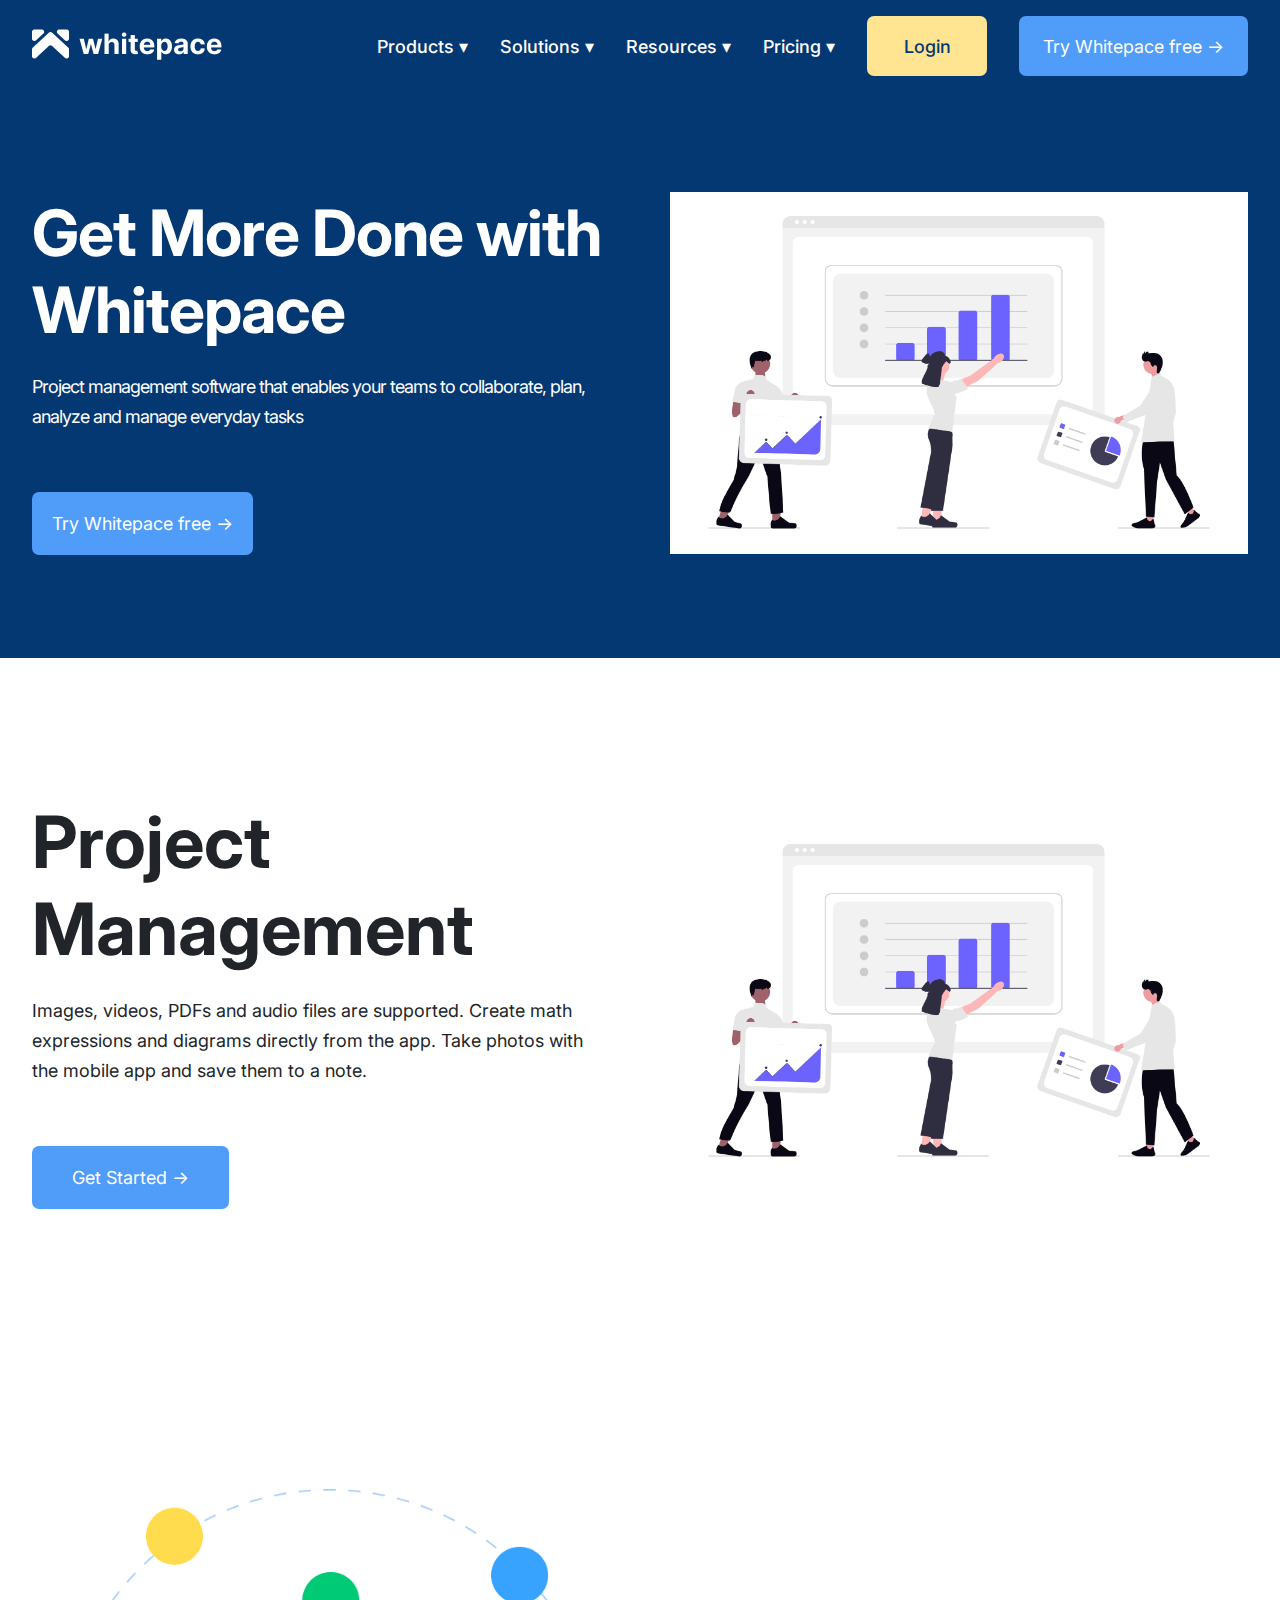
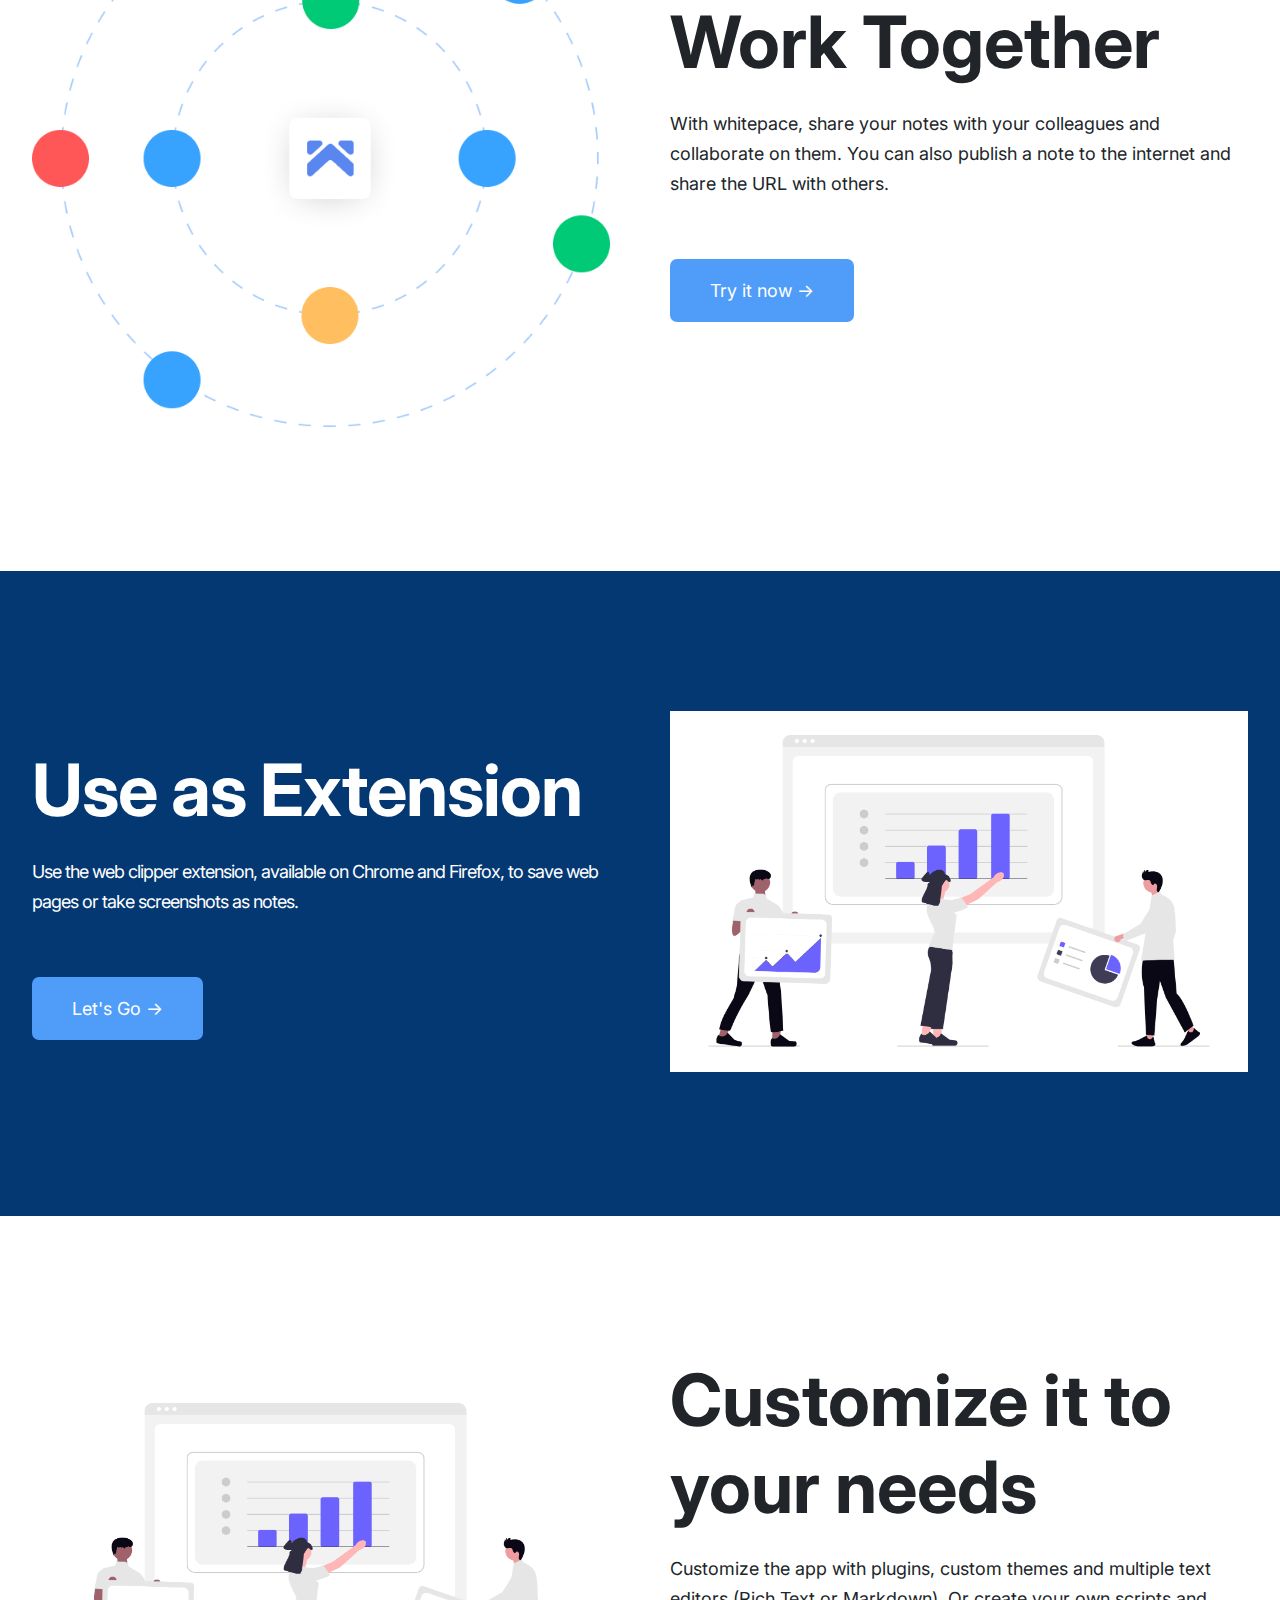
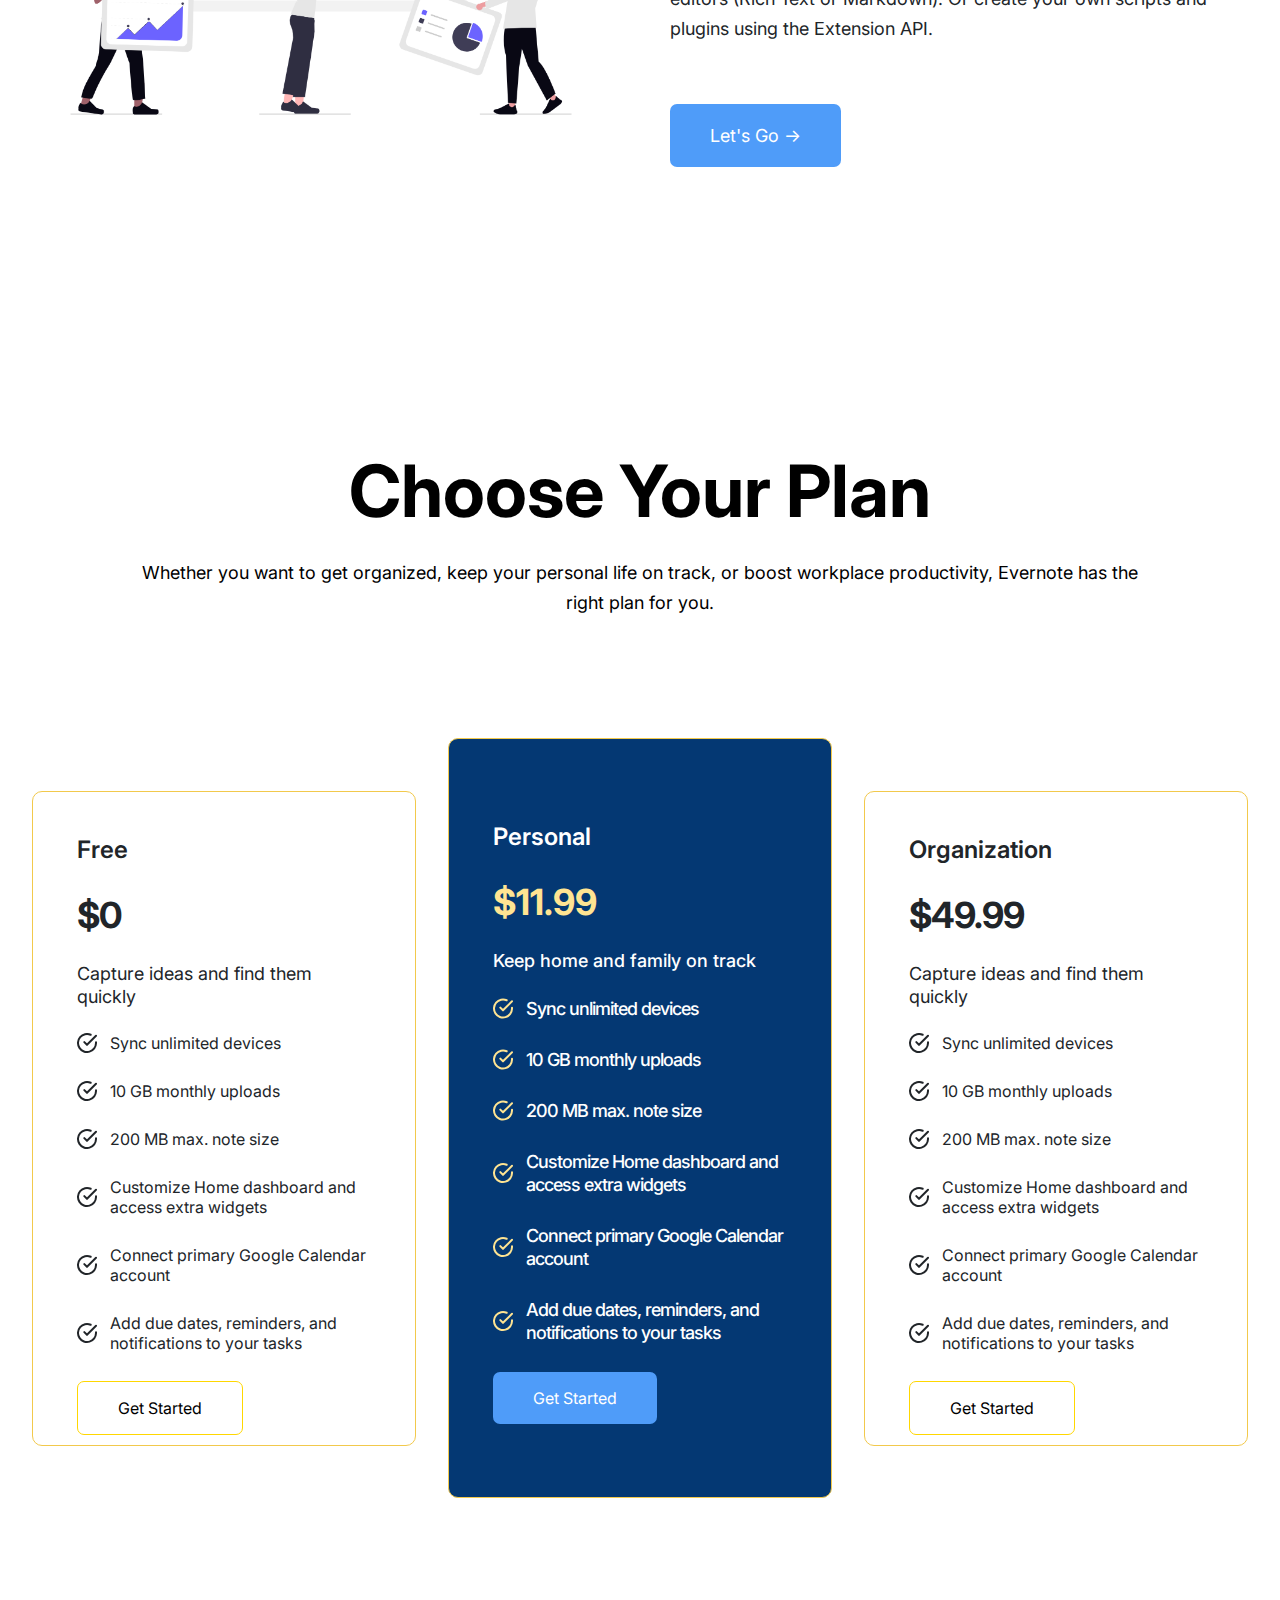
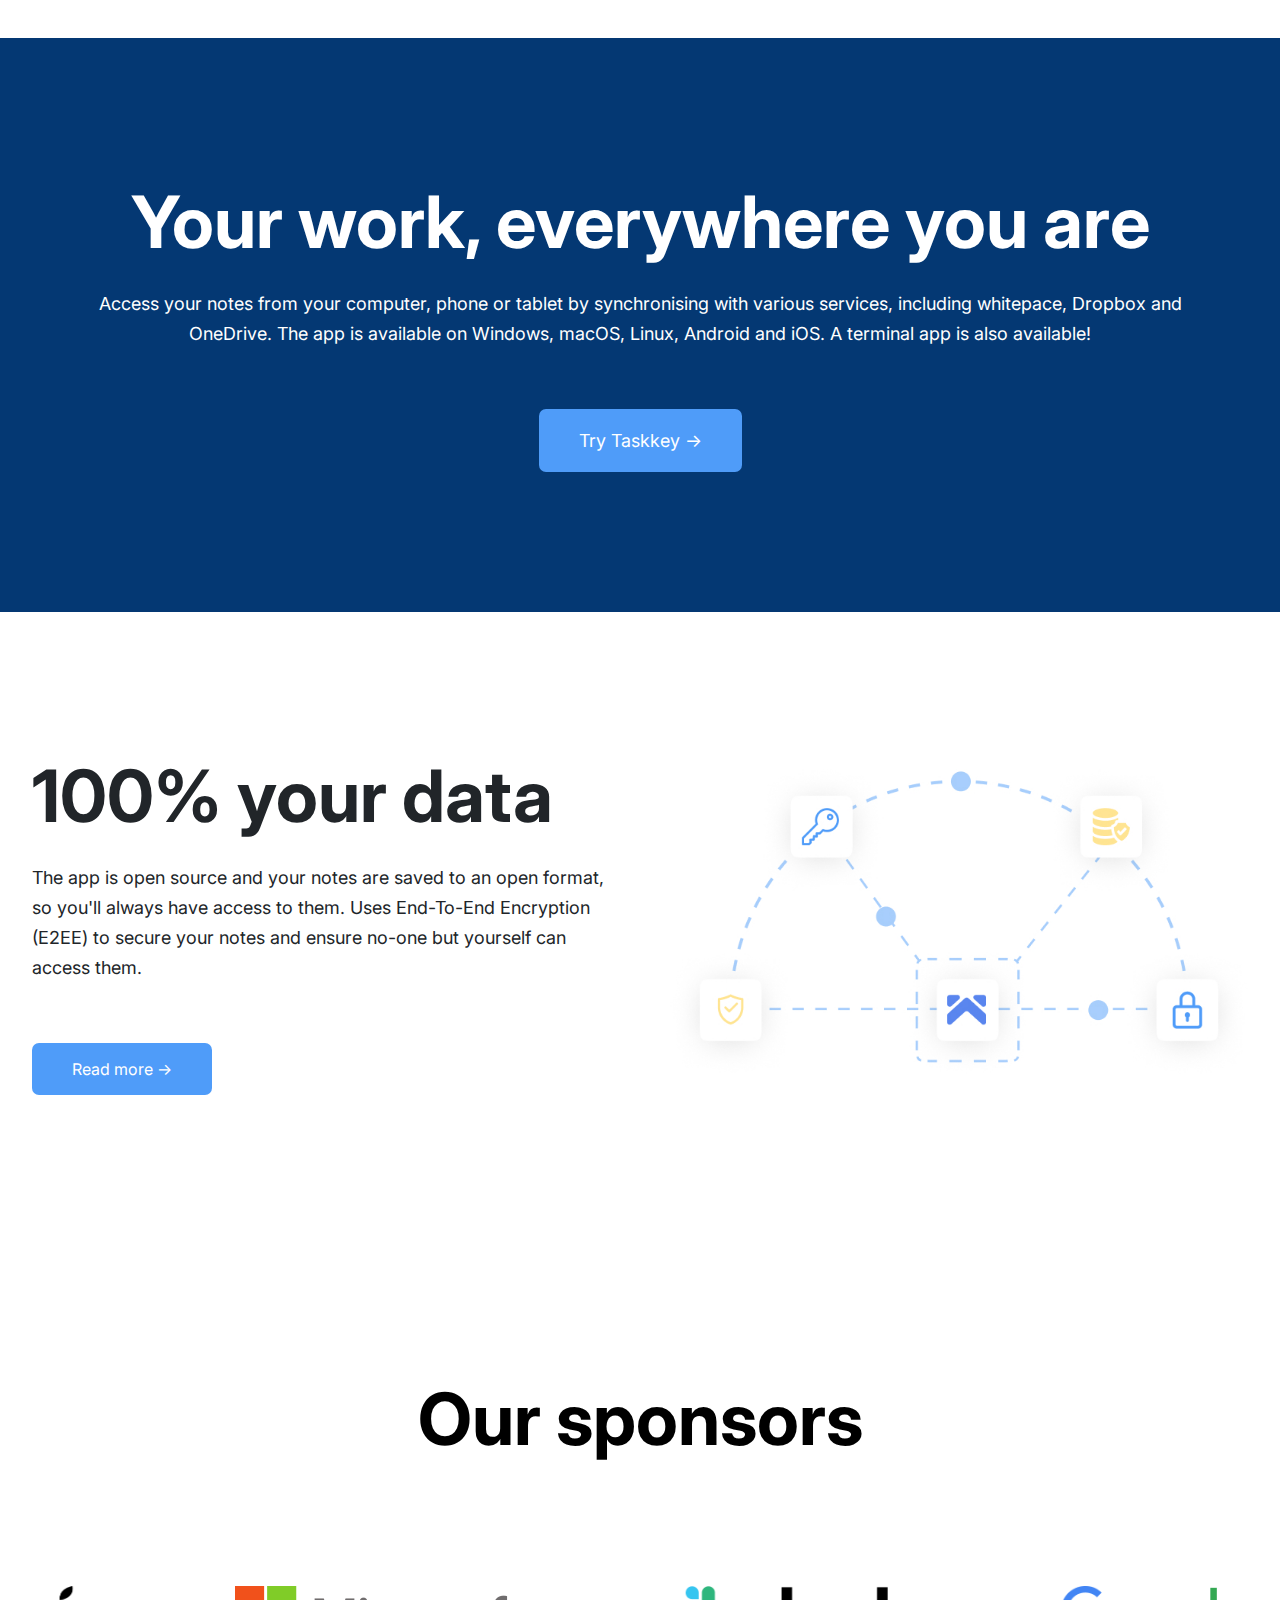
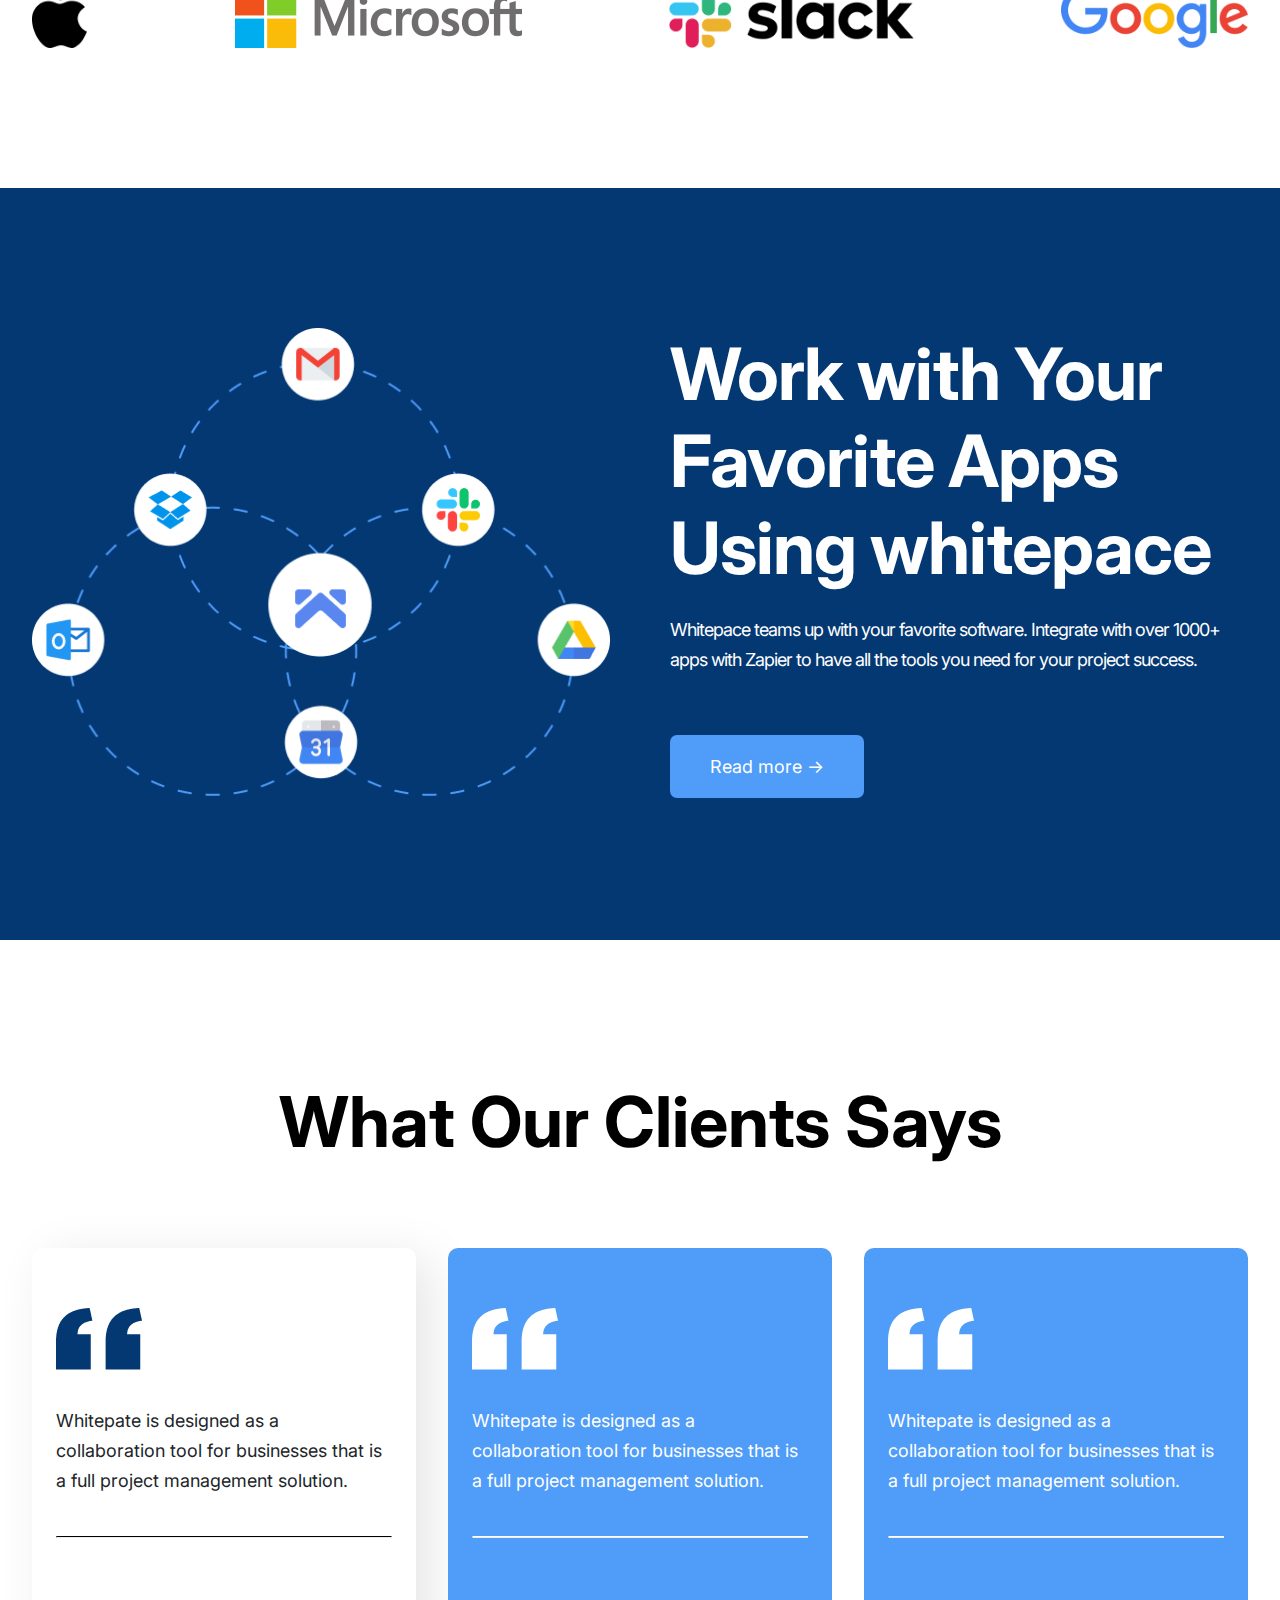
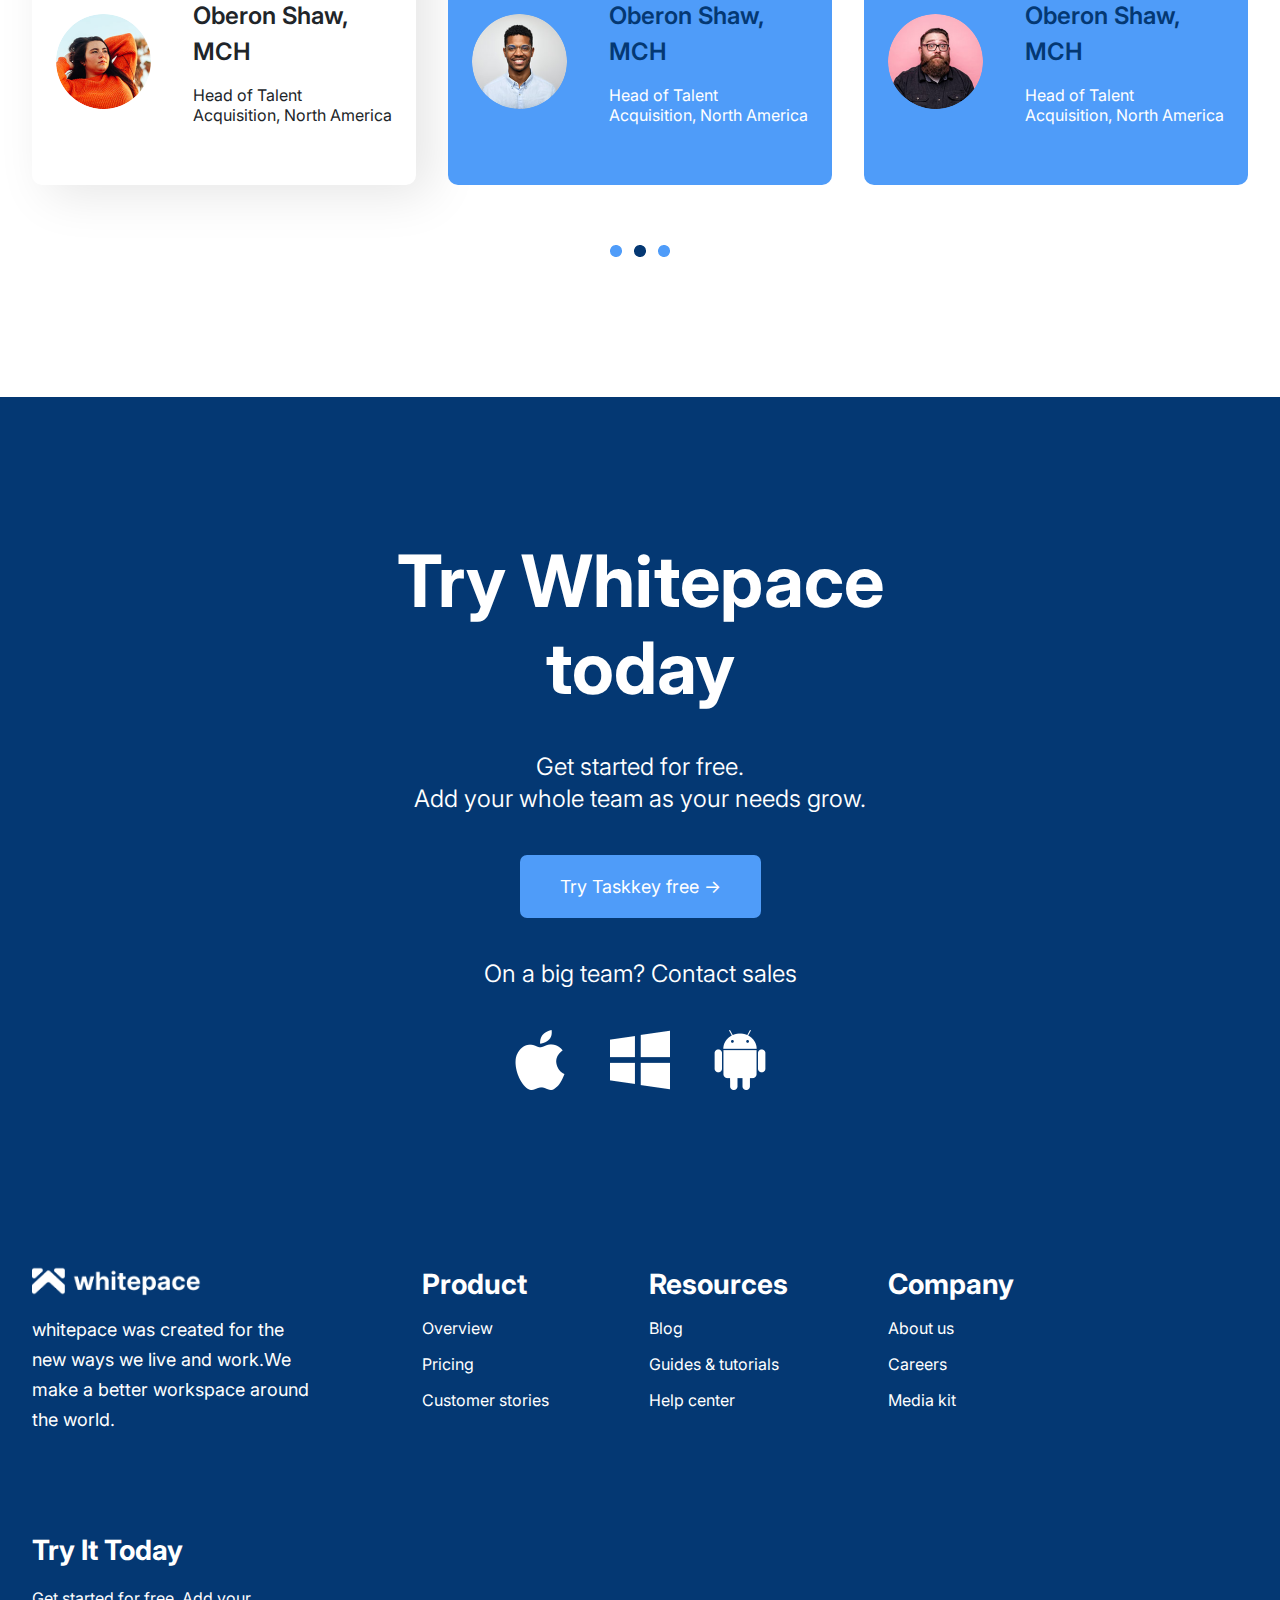
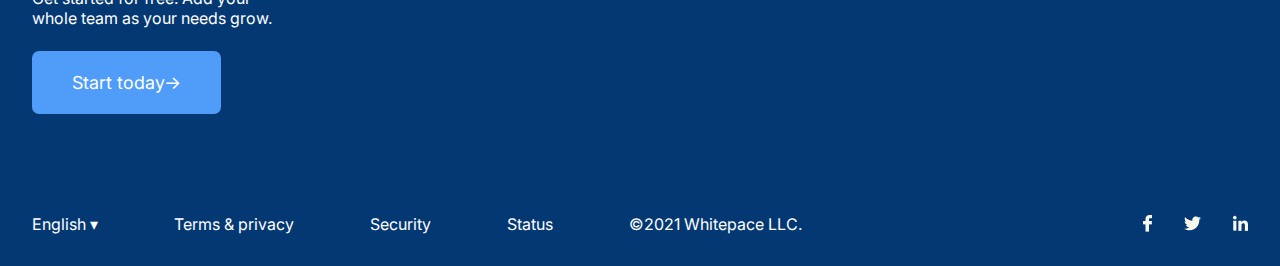
<file: index.html>
<!DOCTYPE html>
<html lang="en">
<head>
    <meta charset="UTF-8">
    <meta name="viewport" content="width=device-width, initial-scale=1.0">
    <title>Document</title>
    <link rel="stylesheet" href="./style.css">
    <link rel="preconnect" href="https://fonts.googleapis.com">
    <link rel="preconnect" href="https://fonts.gstatic.com" crossorigin>
    <link href="https://fonts.googleapis.com/css2?family=Inter:ital,opsz,wght@0,14..32,100..900;1,14..32,100..900&family=Outfit:wght@100..900&display=swap" rel="stylesheet">
    <!-- <link rel="stylesheet" href="./responsive.css"> -->
    
</head>
<body>
   
    <div id="navbar">
        <div class="logo">
            <img src="image/image.png" alt="logo">
        </div>
        <div class="navlinks">

            <div class="nav-item">
                <a href="#">Products ▾</a>
                <ul class="dropdown">
                    <li>Dropdown 1</li>
                    <li>Dropdown 2</li>
                </ul>
            </div>

            <div class="nav-item">
                <a href="#">Solutions ▾</a>
                <ul class="dropdown">
                    <li>Dropdown 1</li>
                    <li>Dropdown 2</li>
                </ul>
            </div>

            <div class="nav-item">
                <a href="#">Resources ▾</a>
                <ul class="dropdown">
                    <li>Dropdown 1</li>
                    <li>Dropdown 2</li>
                </ul>
            </div>

            <div class="nav-item">
                <a href="#">Pricing ▾</a>
                <ul class="dropdown">
                    <li>Dropdown 1</li>
                    <li>Dropdown 2</li>
                </ul>
            </div>

            <button class="button">Login</button>
            <button class="section-btn">Try Whitepace free →</button>
            <label for="menu-toggle" class="hamburger">
            <span></span>
            <span></span>
            <span></span>
        </label>
        </div>
 
<!-- HAMBURGER -->
        
    </div>

    <div class="bg-1">
        <div class="section-text-1">
            <h1>Get More Done with Whitepace</h1>
            <p>Project management software that enables your teams to collaborate, plan, analyze and  manage  everyday  tasks</p>
            <button class="section-btn-1">Try Whitepace free →</button>
        </div>

        <div class="section-image">
            <img src="image/heroimage.png" alt="Hero">
        </div>
    </div>
    <div class="bg-2 bg-1152">
        
        <div class="section-text-2">
            <h2>Project <br>Management</h2>
            <p>Images, videos, PDFs and audio files are supported. Create math expressions and diagrams directly from the app. Take photos with the mobile app and save them to a note.</p>
            <button class="section-btn-2">Get Started →</button>
        </div>

        <div class="section-image">
            <img src="image/heroimage.png" alt="Hero">
        </div>
    </div>
    <div class="bg-2 bg-1152-2">
        <div class="section-image">
            <img src="image/WorkTogetherImage.png" alt="Hero">
        </div>
        <div class="section-text-2">
            <h2>Work Together</h2>
            <p>With whitepace, share your notes with your colleagues and collaborate on them.
                You can also publish a note to the internet and share the URL with others.
            </p>
            <button class="section-btn-2">Try it now →</button>
        </div>
    </div>
    <div class="bg-1 bg-1440 bg-768-1">
        <div class="section-text-1">
            <h2>Use as Extension</h2>
            <p>Use the web clipper extension, available on Chrome and Firefox, to save web pages or take screenshots as notes.</p>
            <button class="section-btn-2">Let's Go →</button>
        </div>

        <div class="section-image">
            <img src="image/heroimage.png" alt="Hero">
        </div>
    </div>
    <div class="bg-2">
        <div class="section-image">
            <img src="image/heroimage.png" alt="section5 image">
        </div>
        <div class="section-text-2">
            <h2>Customize it to your needs</h2>
            <p>Customize the app with plugins, custom themes and multiple text editors (Rich Text or Markdown). Or create your own scripts and plugins using the Extension API.</p>
            <button class="section-btn-2">Let's Go →</button>
        </div>
    </div>
    <!-- card-section -->
        <div class="top-text">
            <h2>Choose Your Plan</h2>
            <p>Whether you want to get organized, keep your personal life on track, or boost workplace productivity, Evernote has the<br> right plan for you.</p>
        </div>
        <div class="card-section">
            <!-- first card -->
            <div class="card">
                
                    <h3>Free</h3>
                    <h2>$0</h2>
                    <p>Capture ideas and find them quickly</p>

                    <ul>
                         <li><img src="image/Icon1.svg" alt="">Sync unlimited devices</li>
                        <li><img src="image/Icon1.svg" alt="">10 GB monthly uploads</li>
                        <li><img src="image/Icon1.svg" alt="">200 MB max. note size</li>
                        <li><img src="image/Icon1.svg" alt="">Customize Home dashboard and access extra widgets</li>
                        <li><img src="image/Icon1.svg" alt="">Connect primary Google Calendar account</li>
                        <li><img src="image/Icon1.svg" alt="">Add due dates, reminders, and notifications to your tasks</li>
                    </ul>
                    <button class="btn">Get Started</button>
                
            </div>
            <!-- middlecard -->
            <div class="card-middle">
                     <h3>Personal</h3>
                     <h2>$11.99</h2>
                     <p>Keep home and family on track</p>
                    <ul>
                        <li><img src="image/Icon.svg" alt="">Sync unlimited devices</li>
                        <li><img src="image/Icon.svg" alt="">10 GB monthly uploads</li>
                        <li><img src="image/Icon.svg" alt="">200 MB max. note size</li>
                        <li><img src="image/Icon.svg" alt="">Customize Home dashboard and access extra widgets</li>
                        <li><img src="image/Icon.svg" alt="">Connect primary Google Calendar account</li>
                        <li><img src="image/Icon.svg" alt="">Add due dates, reminders, and notifications to your tasks</li>
                    </ul>
                    <button class="card-btn">Get Started</button>
            </div>
            <!-- last card -->
            <div class="card">
                <h3>Organization</h3>
                <h2>$49.99</h2>
                <p class="subtitle">Capture ideas and find them quickly</p>

                <ul>
                        <li><img src="image/Icon1.svg" alt="">Sync unlimited devices</li>
                        <li><img src="image/Icon1.svg" alt="">10 GB monthly uploads</li>
                        <li><img src="image/Icon1.svg" alt="">200 MB max. note size</li>
                        <li><img src="image/Icon1.svg" alt="">Customize Home dashboard and access extra widgets</li>
                        <li><img src="image/Icon1.svg" alt="">Connect primary Google Calendar account</li>
                        <li><img src="image/Icon1.svg" alt="">Add due dates, reminders, and notifications to your tasks</li>
                </ul>

                <button class="btn">Get Started</button>
            </div>

        </div>
        <div class="radio-button">
            <img src="image/Slider.png" alt="radio button">
        </div>
        
            <div class="top-text-2">
                <h2>Your work, everywhere you are</h2>
                <p>Access your notes from your computer, phone or tablet by synchronising with various services, including whitepace, Dropbox and <br>OneDrive. The app is available on Windows, macOS, Linux, Android and iOS. A terminal app is also available!</p>
                <button class="section-btn-2">Try Taskkey →</button>
            </div>   
        <div class="bg-2 bg-768">
            <div class="section-text-2">
                <h2>100% your data</h2>
                <p class="section-text-3">The app is open source and your notes are saved to an open format, so you'll always have access to them. Uses End-To-End Encryption (E2EE) to secure your notes and ensure no-one but yourself can access them.</p>
                <button class="card-btn">Read more →</button>
            </div>
            <div class="section-image">
                <img src="image/Element.png" alt="data image">
            </div>
        </div>
        <div class="top-text">
            <h2>Our sponsors</h2>
        </div>
        <div class="sponsors">
            <img src="image/imagecopy2.png" alt="apple">
            <img src="image/imagecopy1.png" alt="microsoft">
            <img src="image/imagecopy3.png" alt="slack">
            <img src="image/imagecopy4.png" alt="google">
        </div>
        <div class="bg-1 bg-1440">
            <div class="section-image">
                <img src="image/Apps.png" alt="data image">
            </div>
            <div class="section-text-1 ">
                <h2>Work with Your Favorite Apps Using whitepace</h2>
                <p>Whitepace teams up with your favorite software. Integrate with over 1000+ apps with Zapier to have all the tools you need for your project success.</p>
                <button class="section-btn-2">Read more →</button>
            </div>
        </div>
        <div class="top-text top-text-h2">
            <h2>What Our Clients Says</h2>
        </div>
           
    <div class="card-section-feedback">
        <div class="card-white">
            <img class="card-white-img" src="image/Quote.png" alt="🙶">
            <p>Whitepate is designed as a collaboration tool for businesses that is a full project management solution.</p>
            <hr class="divider">
            <div class="author-section">
                <img class="card-blue-img" src="image/person3image.png" alt="Oberon Shaw">
                <div class="author-info">
                    <h2>Oberon Shaw, MCH</h2>
                    <p>Head of Talent Acquisition, North America</p>
                </div>
            </div>
        </div>
         <div class="card-blue">
            <img class="card-white-img" src="image/Quote copy.png" alt="🙶">
            <p>Whitepate is designed as a collaboration tool for businesses that is a full project management solution.</p>
            <hr class="divider-white">
            <div class="author-section">
                <img class="card-blue-img" src="image/person2image.png" alt="Oberon Shaw">
                <div class="author-info">
                    <h2>Oberon Shaw, MCH</h2>
                    <p>Head of Talent Acquisition, North America</p>
                </div>
            </div>
        </div>
         <div class="card-blue">
            <img class="card-white-img" src="image/Quote copy.png" alt="🙶">
            <p>Whitepate is designed as a collaboration tool for businesses that is a full project management solution.</p>
            <hr class="divider-white">
            <div class="author-section">
                <img class="card-blue-img" src="image/personimage.png" alt="Oberon Shaw">
                <div class="author-info">
                    <h2>Oberon Shaw, MCH</h2>
                    <p>Head of Talent Acquisition, North America</p>
                </div>
            </div>
        </div>
    </div>
    <div class="radio-button-1">
            <img src="image/Slider.png" alt="radio button">
        </div>
        <div class="top-text-3">
            <h2>Try Whitepace <br>today</h2>
            <p>Get started for free.<br>
                Add your whole team as your needs grow.</p>
            <button class="section-btn-2">Try Taskkey free →</button>
            <p>On a big team? Contact sales</p>
            <img src="image/image copy.png" alt="last logo">
        </div>
    
    
    
    
    
    
    
    
    
    
    
    
    
<footer class="footer-bg">
    <div >
    <div class="footer">
    <div class="footer-logo">
      <img src="image/image.png" alt="logo">
      <p>whitepace was created for the new ways we live and work.We make a better workspace around the world.</p>
    </div>

    
    <div class="footer-colum">
        <h4>Product</h4>
        <a href="#" class="color">Overview</a>
        <a href="#">Pricing</a>
        <a href="#">Customer stories</a>
    </div>

    <div class="footer-colum">
        <h4>Resources</h4>
        <a href="#">Blog</a>
        <a href="#">Guides & tutorials</a>
        <a href="#">Help center</a>
    </div>

    <div class="footer-colum">
        <h4>Company</h4>
        <a href="#">About us</a>
        <a href="#">Careers</a>
        <a href="#">Media kit</a>
    </div>
    <div class="footer-colum">
            <h5>Try It Today</h5>
            <p>Get started for free. Add your<br> whole team as your needs grow.</p>
            <button class="section-btn-2">Start today→</button>
    </div>    
  </div>  
    
</div>
</footer>
















<div class="bottom">
        
        <div class="bottom-link">
            <a href="#">English ▾</a>
            <a href="#">Terms & privacy</a>
            <a href="#">Security</a>
            <a href="#">Status</a>
            <a href="#">©2021 Whitepace LLC.</a>
        </div>
        <img src="image/SocialIcon.png" alt="SocialIcon">
    </div>
</body>
</html>
</file>
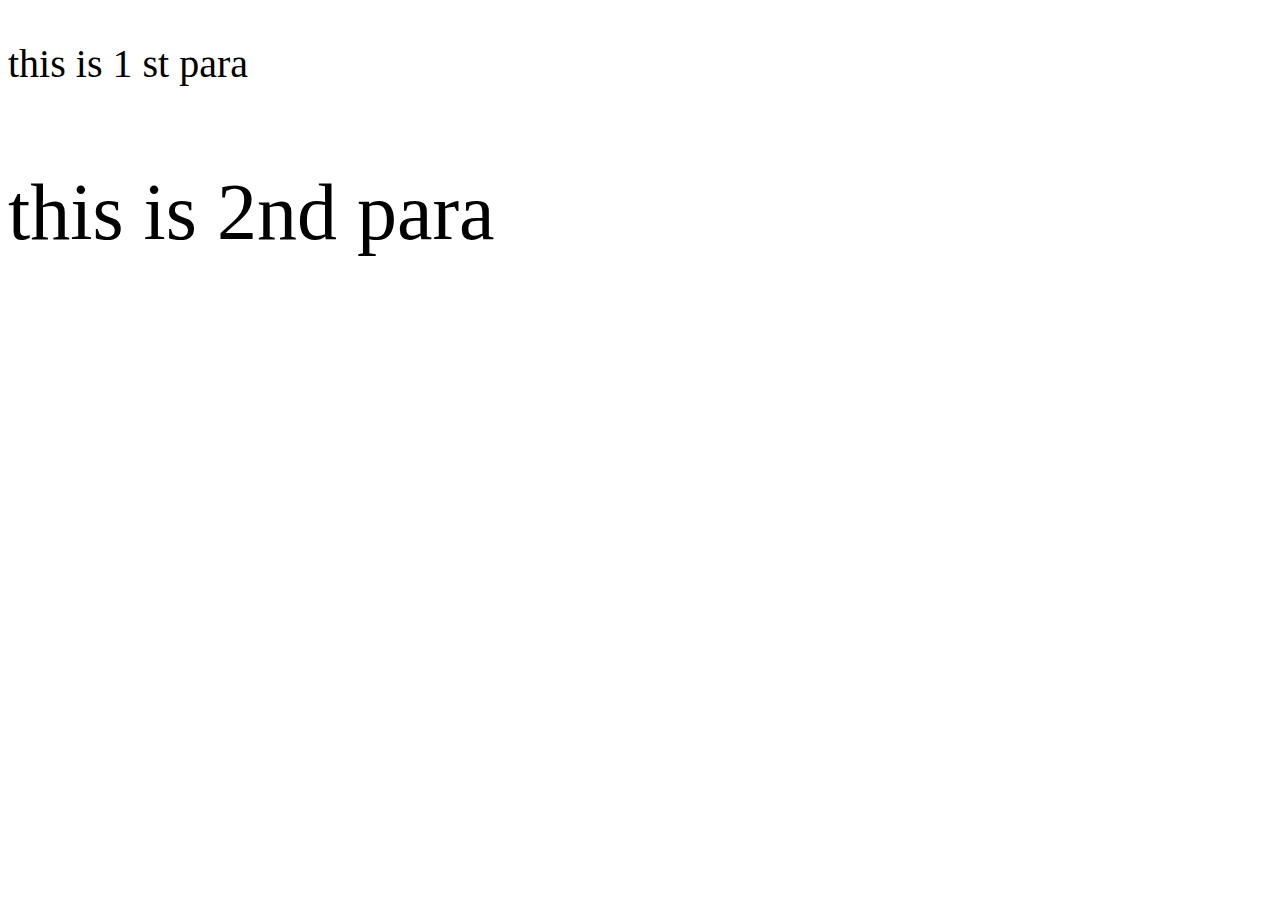
<file: index2.html>
<!DOCTYPE html>
<html lang="en">
<head>
    <meta charset="UTF-8">
    <meta name="viewport" content="width=device-width, initial-scale=1.0">
    <title>Document</title>
    <style>
        :root{
            font-size: 30px;
        }
        .a{
            font-size: 40px;
        }
        .b{
            font-size: 2em;
        }
        @media (max-width:375px){
            .a{
                    font-size :1.17em;
            }
            .b{
                    font-size: 0.435em;
            }
        }
    </style>
</head>
<body>
    <div class="a">
        <p> this is 1 st para</p>

        <div class="b">
            <p>this is 2nd para</p>
        </div>
    </div>
</body>
</html>
</file>
<file: style.css>
* {
  margin: 0;
  padding: 0;
  box-sizing: border-box;
  font-family: "inter";
}
img {
  max-width: 100%;
  height: auto;
}
:root {
  --primary-dark: #043873;
  --primary-blue: #4F9CF9;
  --secondary-color: #A7CEFC;
}
p{
  font-weight: normal; 
  line-height: 30px;
}
#navbar {
  width: 100%;
  padding: 1rem 220px;
  display: flex;
  justify-content: space-between;
  align-items: center;
  background-color: var(--primary-dark);
}
.logo img {
  height: 34px;
}
.navlinks {
  display: flex;
  align-items: center;
  gap: 2rem;
  flex-wrap: wrap;
}
.nav-item {
  position: relative;
  
}
.navlinks a {
  text-decoration: none;
  color: white;
  font-size: 18px;
  line-height: 23px;
  font-weight: 500;
  gap: 2rem;
}
.dropdown {
  position: absolute;
  top: 40px;
  left: 0;
  background: white;
  list-style: none;
  padding: 10px 0;
  min-width: 150px;
  border-radius: 6px;
  box-shadow: 0 10px 20px rgba(0,0,0,0.15);
  display: none;
  z-index: 10;
}
.dropdown li {
  padding: 10px 15px;
  font-size: 14px;
  cursor: pointer;
  white-space: nowrap;
}
.dropdown li:hover {
  background-color: #f2f2f2;
}
.nav-item:hover .dropdown {
 display: block;
}
.button {
  padding: 16px 37px;
  border: none;
  border-radius: 7px;
  background: #FFE492;
  color: #043873;
  cursor: pointer;
  height: 60px;
  width: 120px;
  line-height: 23px;
  font-size: 18px;
  font-weight: 500;
}
.section-btn {
  padding: 16px 24px;
  border-radius: 7px;
  border: none;
  background: var(--primary-blue);
  color: white;
  cursor: pointer;
  /* height: 60px; */
  /* width: 227px; */
  line-height: 23px;
  font-size: 18px;
}
.section-btn-1{
  padding: 20px 20px;
  border-radius: 7px;
  border: none;
  background: var(--primary-blue);
  color: white;
  cursor: pointer;
  /* height: 60px;
  width: 227px; */
  line-height: 23px;
  font-size: 18px;
}
.section-btn-2{
  padding: 20px 40px;
  border-radius: 7px;
  border: none;
  background: var(--primary-blue);
  color: white;
  cursor: pointer;
  /* height: 60px;
  width: 227px; */
  line-height: 23px;
  font-size: 18px;
}
.hamburger {
  display: none;
  flex-direction: column;
  cursor: pointer;
  gap: 7px;
}
.hamburger span {
  width: 30px;
  height: 1px;
  background: white;
  border-radius: 3px;
}
#menu-toggle {
  display: none;
}
.bg-1,
.bg-2 {
  display: flex;
  justify-content: space-between;
  align-items: center;
  padding: 140px 220px;
  flex-wrap: wrap;
  gap:60px;
}
.bg-1 {
  background-color: var(--primary-dark);
  letter-spacing: -1px;
}
.bg-2 {
  background-color: white;
  color: #212529;
}
.section-text-1,
.section-text-2,
.section-image {
  flex:1;
  min-width: 300px;
}
.section-text-1 {
  color: white;
}
.section-text-2 {
  color: #212529;
}
.section-text-3{
  font-size: 24px;
  line-height: 32px;
}
.section-text-1 h1{
  font-size: 64px;
  margin-bottom: 24px;
}
.section-text-2 h2,
.section-text-1 h2 {
  font-size: 72px;
  margin-bottom: 24px;
}
.section-text-1 p,
.section-text-2 p {
  font-size: 18px;
  margin-bottom: 60px;
  line-height: 30px;
}

.top-text {
  padding: 140px  220px 60px 220px;
  text-align: center;
}
.top-text-2 {
  padding: 140px 220px;
  text-align: center;
  background-color: var(--primary-dark);
  color: white;
}
.top-text h2,
.top-text-2 h2 {
  font-size: 72px;
  margin-bottom: 24px; 
}
.top-text p,
.top-text-2 p {
  font-size: 18px;
  line-height: 30px;
  margin-bottom: 60px;
}
.top-text-3 {
  padding: 140px 220px 32px 220px;
  text-align: center;
  background-color: var(--primary-dark);
  color: white;
}
.top-text-3 h2 {
  font-size: 72px;
}
.top-text-3 p {
  font-size: 24px;
  font-weight: 350;
  line-height: 32px;
  margin: 40px 0px;
}
.top-text-3 img {
  height: 60px;
  width: 260px;
}
.card-section {
  display: flex;
  gap: 2rem;
  padding: 0px 220px 140px 220px;  
  justify-content: center;
  align-items: center;
}
.card-section-feedback {
  display: flex;
  gap: 2rem;
  padding: 0px 220px 60px 220px;  
  justify-content: center;
  align-items: center;
}



.card-middle {
  flex: 1 1 470px;
  background: var(--primary-dark);
  border-radius: 10px;
  padding: 80px 44px;
  height: 760px;
  border: 1px solid #f2c94c;
}
.card-blue{
  flex: 0 1 470px;
  background:var(--primary-blue);
  border-radius: 10px;
  padding: 60px 40px;
}
.card-white {
  flex: 0 1 470px;
  background: white;
  color: #212529;
  border-radius: 10px;
  padding: 60px 40px;
  box-shadow: 15px 10px 50px rgba(0,0,0,10%);
}
.card-white p {
  margin-bottom: 40px;
  font-size: 18px;
  margin-top: 32px;
  line-height: 30px;
  color:#212529;
}
.card-blue h2{
  color: #043873;
}
.card-blue p {
  margin-bottom: 40px;
  font-size: 18px;
  margin-top: 32px;
  line-height: 30px;
  color: white;
}
.card-blue h4{
  color: var(--primary-dark);
}

.card-middle h3 {
  font-size: 24px;
  font-weight: 600;
  line-height: 36px;
  margin-bottom: 25px;
  color: white;
}
.card-middle h2 {
  font-size: 36px;
  font-weight: 700;
  letter-spacing: -2%;
  margin-bottom: 25px ;
  color: #FFE492;
}
.card-middle p {
  font-size: 18px;
  font-weight: 500;
  line-height: 23px;
  letter-spacing: -2%;
  margin-bottom: 25px;
  color: white;
}
.card {
  flex: 1;
  flex: 1 1 470px;
  background: white;
  color: #212529;
  height: 635px;
  border-radius: 10px;
  padding: 40px 44px;
  border: 1px solid #f2c94c;
}
.card h3 {
  font-size: 24px;
  line-height: 36px;
  font-weight: 600;
  margin-bottom: 25px;
}
.card h2 {
  font-size: 36px;
  letter-spacing: -1px;
  font-weight: 700;
  margin-bottom: 25px;
}
.card p {
  font-size: 18px;
  margin-bottom: 25px;
  letter-spacing: -2%;
  line-height: 23px;
}
.card-middle ul li{
  display: flex;
  /* list-style: url("image/Icon.svg"); */
  color: white;
  font-size: 18px;
  font-weight: 500;
  line-height: 23px;
  letter-spacing: -1px;
}
.card-btn{
  padding: 16px 40px;
  border-radius: 7px;
  border: none;
  background: var(--primary-blue);
  color: white;
  cursor: pointer;
  font-size: 16px;
}
ul {
  list-style: none;
  margin-bottom: 25px;
}
ul img{
  margin-right: 13px;
}
 ul li {
  display: flex ;
  font-size: 16px;
  margin-bottom: 28px;
  line-height: 20px;
}
.btn {
  padding: 16px 40px;
  font-size: 16px;
  border-radius: 7px;
  border: 1px solid gold;
  background: white;
  cursor: pointer;
}
.sponsors {
  display: flex;
  flex-wrap: wrap;
  justify-content: space-between;
  padding: 40px 220px 140px 220px;
  text-align: center; 
}
.sponsors img {
  height: 62px;
  flex: 0 1 55px;
}
.quote-icon {
  font-size: 80px;
  color: #003366;
}
.quote-icon-blue {
  font-size: 80px;
  color:white;
}
.divider {
  border-top: 1px solid black;
}
.divider-white {
  border-top: 1px solid white;
}
.author-section {
  display: flex;
  align-items: center;
  gap: 42px;
  margin-top: 60px;
}
.author-info p{
  font-size: 16px;
  line-height: 20px;
  margin-top: 15px ;
  margin-bottom: 0px;
}
.author-info h2{
  font-size: 24px;
  font-weight: 600;
  line-height: 36px;
}
.card-blue-img {
  width: 95px;
  height: 95px;
  border-radius: 50%;
  object-fit: cover;
}
.radio-button{
  display: none;
}
.radio-button-1{  
  display: flex;
  justify-content: center;
  padding-bottom: 140px ;
}
.top-text-h2 h2{
  font-size: 70px;
  line-height: 84px;
}
.bg-1152{
  padding: 140px 220px 50px 220px;
}
.bg-1152-2{
  padding: 50px 220px 140px 220px;
}











.footer-bg{
  display: flex;
  justify-content: space-between;
  align-items: center;
  gap: 3rem;
  padding: 140px 220px 60px 220px;
  background-color: var(--primary-dark);
}
.footer{
  display: flex;
  color: white;
  gap: 100px;
  flex-wrap: wrap;
}
.footer p{
  margin-bottom: 23px ;
  line-height: 20px;
  margin: 23px 0px 23px 0px;
}
.footer-logo{
  width: 18%;
  flex: 0 1 290px;
}
.footer-logo p {
  font-size: 18px;
  line-height: 30px;
  font-weight:400;
  margin: 0;
}
.footer-logo img{
  height: 30px;
  margin-bottom: 15px;
}

.footer h4 {
  margin-bottom: 16px;
  font-size: 28px;
  line-height: 36px;
  font-weight:700;
}
.footer-colum h5{
    margin-bottom: 23px;
    font-size: 28px;
    font-weight:700;
    line-height: 30px;
  }


.footer a {
  display: flex;
  color: #fff;
  text-decoration: none;
  margin-bottom: 16px;
}
.color{
  color: #FFE492;
}
.bottom{
  padding: 40px 220px 32px 220px;
  display: flex;
  align-items: center;
  justify-content: space-between;
  background-color: var(--primary-dark);
}
.bottom-link{
  display: flex;
  gap: 60px;
}
.bottom-link a {
  color: white;
  text-decoration: none;
  margin-right: 16px;
}



@media (max-width:1440px){
  #navbar{
    padding: 16px 32px;
  }
  .section-btn{
    height: 60px;
  }
  .bg-1{
    padding: 100px 32px;
  }
  .bg-2{
    padding: 140px 32px;
  }
  .bg-1440{
    padding: 140px 32px;
  }
  .top-text{
    padding: 140px 32px 60px 32px;
  }
  .card-section{
    padding: 0px 32px 140px 32px;
  }
  .card{
    flex: 1 1 435px;
    height: 655px;
  }
  .card-middle{
    flex: 1 1 435px;
  }
  .top-text-2{
    padding: 140px 32px;
  }
  .sponsors{
    padding: 40px 32px 140px 32px;;
  }
  .card-section-feedback{
    padding: 0px 32px 60px 32px;
  }
  .card-white{
    flex: 0 1 435px;
    padding: 60px 24px;
  }
  .card-blue{
    flex: 0 1 435px;
    padding: 60px 24px;
  }
  .card-white p{
    font-size:18px ;
    line-height:30px ;
  }
  .card-blue p{
    font-size:18px ;
    line-height:30px ;
  }
  .author-info p{
    font-size: 16px;
    line-height: 20px;
  }
  .top-text-3{
    padding: 140px 32px 32px 32px;
  }
  .footer-bg{
    padding: 140px 32px 60px 32px;
  }
  .bottom{
    padding: 40px 32px 32px 32px;
  }
  .top-text-h2 h2 {
    font-size: 70px;
    line-height: 84px;
}
.color{
  color: #FFE492;
}
}

















@media (max-width: 1152px){
   #navbar{
    padding: 16px 32px;
    justify-content: none;
  }
  .navlinks{
    gap: 24px;
  }
  .nav-item{
    display: none;
  }
  .hamburger {
    display: flex;
  }
  h2{
    font-size: 64px;
    font-weight: 700;
  }
  .bg-1{
    padding: 140px 32px;
  }
  .bg-2{
    gap: 30px;
  }
  .bg-1152{
    padding: 140px 32px 50px 32px;
  }
  .bg-1152-2{
    padding: 50px 32px 140px 32px;
  }
  .section-text-2 h2,
  .section-text-1 h2{
    font-size: 64px;
  }
  .top-text h2, .top-text-2 h2 {
    font-size: 64px;
  }
  .card{
    flex: 1 1 335px;
    height: 695px;
  }
  .card-middle{
    flex: 1 1 335px;
    height: 835px;
  }
  .bg-1440{
    gap: 100px;
  }
  .top-text-h2 h2 {
    font-size: 70px;
    line-height: 84px;
  }
  .card-white {
  flex: 0 1 340px;
  height: 560px;
  }
  .card-blue {
  flex: 0 1 340px;
  height: 560px;
  }
  .author-section{
    margin-top: 40px ;
    gap: 24px;
  }
  .footer{
    gap: 40px;
  }
  .color{
  color: #FFE492;
}
}















@media (max-width: 768px) {
  #navbar{
    display: flex;
    padding: 16px 32px;
    justify-content: none;
  }
  .nav-item{
    display: none;
  }
  .navlinks button{
    display: none;
  }
  br{
    display: none;
  }
  .bg-1 {
    padding: 140px 20px 100px 20px;
    flex-direction: column;
    text-align: center;
  }
  .section-text-1 h1{
    font-size: 54px;
  }
  .section-text-1 h2,
  .section-text-2 h2{
    font-size: 54px;
  }
  .section-btn-1{
    padding: 20px 40px;
  }
  .bg-1152{
    padding: 100px 20px 50px 20px;
  }
  .bg-2 {
    padding: 140px 20px;
    flex-direction: column;
    text-align: center;
        gap: 60px;
    }
  .bg-1152-2{
    flex-direction: column-reverse;
    padding: 50px 20px 100px 20px;
    gap: 100px;
  }
  .bg-1440{
    padding: 100px 20px;
    gap: 60px;
  }
  .bg-768{
    flex-direction: column-reverse;
  }
  .bg-768-1{
    padding: 140px 20px;
    gap: 100px;
  }
  .top-text {
    padding: 140px 20px 60px 20px;
  }
  .card-section {
    display: flex;
    flex-wrap: nowrap;
    flex-direction: row;
    overflow-x: auto;
    padding: 0 20px 140px 20px; 
    scroll-snap-type: none;
    justify-content: center;
  }
.card-section-feedback{
    display: flex;
    flex-wrap: nowrap;
    flex-direction: row;
    overflow-x: auto;
    padding: 0 20px 60px 20px; 
    scroll-snap-type: none;
    justify-content: center;
  }
  .card-white{
    padding: 20px;
    flex: 0 1 380px;
    min-width: 340px;
    flex-shrink: 0;
    height: 430px;
  }
  .card-blue{
    padding: 20px;
    flex: 0 1 380px;
    min-width: 340px;
    flex-shrink: 0;
    height: 430px;
  }
  .card{
    flex: 0 1 470px;
    min-width: 470px;
    flex-shrink: 0;
    height: 630px;
  }
  .card-middle{
    flex: 0 1 470px;
    min-width: 470px;
    flex-shrink: 0;
    height: 710px;
  }
  .card-section{
    min-width: 470px;
    flex-shrink: 0;
  }
  .top-text-2 {
    padding: 140px 20px;
  }
  .top-text h2, 
  .top-text-2 h2 {
        font-size: 54px;
  }
  .sponsors{
    display: flex;
    padding: 40px 20px 140px 20px;
    gap: 100px;
    flex-direction: column;
  }
  .sponsors img{
    display: flex;
    flex-direction: row;
    height: 65px;
    object-fit: contain ;
  }
  .top-text-3{
    padding: 140px 20px 32px 20px;

  }
  .top-text-3 h2{
    font-size: 54px;
  }
  .footer-bg{
    display: flex;
    justify-content: center;
    padding: 80px 32px 50px 32px;

  }
  .footer{
    display: flex;
    flex-direction: column;
    align-items: center;
    text-align: center;
    
  }
  
  .footer-colum{
      max-width: 280px;
      text-align: center;
    
  }
  .footer-logo{
    width: 280px;
    flex: none;
  }
  
  .footer-colum a{
    display: flex;
    justify-content: center;
    font-size: 18px;
    line-height: 30px;
  }
  .color{
  color: #FFE492;
}
.bottom{
  display: flex;
  flex-direction: column;
  justify-content: center;
  gap: 20px;
}
.bottom-link{
  display: flex;
  flex-direction: column;
  justify-content: center;
  align-items: center;
  gap: 20px;
}
}














@media (max-width: 320px) {
  #navbar{
    padding:16px;
  }
  .bg-1{
    padding: 80px 16px;
    gap: 100px;
  }
  .bg-2{
    padding: 100px 16px;
    gap: 60px;
  }
  .bg-1152{
    padding: 80px 16px 50px 16px;
  }
  .bg-1152-2{
    padding: 50px 16px 80px 16px;
  }
  .bg-768-1{
    padding: 80px 16px;
    gap: 60px;
  }
  .top-text{
    padding: 80px 16px 60px 16px;
  }
  .section-text-1 h1{
    font-size: 36px;
    font-weight: 700;
  }
  .card-section {
    display: flex;
    flex-wrap: nowrap;
    flex-direction: row;
    overflow-x: auto;
    padding: 0 16px 60px 16px; 
    scroll-snap-type: none;
    min-width:280px ;
    justify-content: center;
  }
  .card-section-feedback{
    display: flex;
    flex-wrap: nowrap;
    flex-direction: row;
    overflow-x: auto;
    padding: 0 20px 60px 20px; 
    scroll-snap-type: none;
    justify-content: center;
  }
  .card{
    flex: 0 1 280px;
    min-width: 280px;
    flex-shrink: 0;
    padding: 20px;
    height: 620px;
  }
  .card p {
    font-size: 16px;
    font-weight: 400;
    margin-bottom: 25px;
    line-height: 20px;
  }
  .card  ul li {
    display: flex;
    /* list-style: url(image/Icon.svg); */
    font-size: 14px;
    font-weight:400;
    line-height: 16px;
  }
  .card-middle{
    flex: 0 1 280px;
    min-width: 280px;
    flex-shrink: 0;
    padding: 20px;
    height: 640px;
  }
  .card-middle p {
    font-size: 16px;
    font-weight: 400;
    line-height: 20px;
    margin-bottom: 25px;
    color: white;
  }
  .card-middle ul li {
    display: flex;
    /* list-style: url(image/Icon.svg); */
    color: white;
    font-size: 16px;
    font-weight:400;
    line-height: 20px;
  }
  .radio-button{
    display: flex;
    padding-bottom: 80px;
    justify-content: center;
  }
  .section-text-1 h2, .section-text-2 h2 {
    font-size: 36px;
  }
  .top-text-2{
    padding: 100px 16px 140px 16px;
  }
  .top-text h2,.top-text-2 h2 {
    font-size: 36px;
    margin-bottom: 24px;
  }
  .bg-768{
    padding: 80px 16px;
    gap: 100px;
  }
  .sponsors{
    padding: 40px 16px 80px 16px;
  }
  .top-text-h2 h2 {
    font-size: 40px;
    line-height: 52px;
  }
  .card-section-feedback {
    display: flex;
    flex-wrap: nowrap;
    flex-direction: row;
    overflow-x: auto;
    padding: 10px 16px 60px 16px;
    scroll-snap-type: none;
    justify-content: start;
  }
  .card-blue {
    padding: 20px;
    flex: 0 1 290px;
    min-width: 280px;
    flex-shrink: 0;
    height: 470px;
  }
  .card-white-img{
    height:40px ;
    width:55px ;
  }
  .card-blue-img{
  width: 65px;
  height: 65px;
  border-radius: 50%;
  object-fit: cover;
  }
  .card-blue p {
    font-size: 16px;
    line-height: 20px;
  }
  .card-white {
    flex: 0 1 280px;
    min-width: 290px;
    flex-shrink: 0;
    height: 470px;
  }
  .card-white p {
    font-size: 16px;
    line-height: 20px;
  }
  .author-section{
    display: flex;
    flex-direction: column;
    align-items: start;
  }
  .author-info p {
    font-size: 18px;
    line-height: 30px;
    margin-top: 15px;
  }
  .top-text-3 {
    padding: 100px 16px 32px 16px;
  }
  .top-text-3 h2 {
    font-size: 40px;
    line-height: 52px;
  }
  .top-text-3 p {
    font-size: 18px;
    font-weight: 350;
    line-height: 30px;
    margin: 24px 0px 40px 0px ;
  }
  .section-btn-2{
    font-size: 16px;
    line-height: 20px;
    margin-bottom: 16px;
  }
  .top-text-3 img {
    height: 36px;
    width: 185px;
  }
  .footer-bg {
    padding: 140px 16px 40px 16px;
  }
  .footer{
    gap: 80px;
  }
  .footer-logo img {
    height: 35px;
    margin-bottom: 24px;
  }
  .footer h4 {
    margin-bottom: 15px;
    font-size: 18px;
    font-weight: 700;
  }
  .footer-colum p{
    font-size: 18px ;
    line-height: 30px;
  }
  .bottom {
    padding: 40px 16px 32px 16px;
  }
  .bottom-link a{
    font-size: 16px;
    line-height: 20px;
  }
}
</file>
<file: responsive.css>
@media (max-width:1440px){
  .body{
    padding: 1rem 32px;
  }
}

















/* @media (max-width: 768px) {
  .bg-1,
  .bg-2 {
    flex-direction: column-reverse;
    text-align: center;
  }
  p{
    text-align: center;
  }

  .section-image {
    order: -1;
  } */
/* 
  #navbar {
    flex-direction:row;
    gap: 1rem;
  }
  .hamburger {
    display: flex;
  } */

  /* HIDE MENU BY DEFAULT */
  /* .navlinks {
    display: none;
    position: absolute;
    top: 100%;
    left: 0;
    width: 100%;
    background: var(--primary-dark);
    flex-direction: column;
    align-items: flex-start;
    padding: 1.5rem 5%;
    gap: 1.2rem;
  } */

  /* SHOW MENU WHEN CHECKED */
  /* #menu-toggle:checked ~ .navlinks {
    display: flex;
  } */

  /* DROPDOWN FIX FOR MOBILE */
  /* .dropdown {
    position: static;
    box-shadow: none;
    width: 100%;
  }
  .card-middle{
    transform: none;
  }
} */
/* @media (max-width: 1152px) {
  .bg-1,
  .bg-2 {
    flex-direction: column-reverse;
    text-align: center;
  }
  p{
    text-align: center;
  }

  .section-image {
    order: -1;
  }

  #navbar {
    flex-direction:row;
    gap: 1rem;
  }
  .hamburger {
    display: flex;
  }
  .nav-item {
    display: none;
    position: absolute;
    top: 100%;
    left: 0;
    width: 100%;
    background: var(--primary-dark);
    flex-direction: column;
    align-items: flex-start;
    padding: 1.5rem 5%;
    gap: 1.2rem;
  }
  #menu-toggle:checked ~ .navlinks {
    display: flex;
  }
  .dropdown {
    position: static;
    box-shadow: none;
    width: 100%;
  }
  .card-middle{
    transform: none;
  }
} */












/* 

@media (max-width: 900px) {
  .bg-1,
  .bg-2 {
    flex-direction: column-reverse;
    text-align: center;
  }
  p{
    text-align: center;
  }

  .section-image {
    order: -1;
  }

  #navbar {
    flex-direction:row;
    gap: 1rem;
  }
  .hamburger {
    display: flex;
  }
  .navlinks {
    display: none;
    position: absolute;
    top: 100%;
    left: 0;
    width: 100%;
    background: var(--primary-dark);
    flex-direction: column;
    align-items: flex-start;
    padding: 1.5rem 5%;
    gap: 1.2rem;
  }
  #menu-toggle:checked ~ .navlinks {
    display: flex;
  }
  .dropdown {
    position: static;
    box-shadow: none;
    width: 100%;
  }
  .card-middle{
    transform: none;
  }
} */









@media (max-width: 1152px) {
  #navbar {
    flex-direction:row;
    gap: 1rem;
  }
  .hamburger {
    display: flex;
  }

  /* HIDE MENU BY DEFAULT */
  .nav-item {
    display: none;
    position: absolute;
    top: 100%;
    left: 0;
    width: 100%;
    background: var(--primary-dark);
    flex-direction: column;
    align-items: flex-start;
    padding: 1.5rem 5%;
    gap: 1.2rem;
  }

  /* SHOW MENU WHEN CHECKED */
  #menu-toggle:checked ~ .navlinks {
    display: flex;
  }

  /* DROPDOWN FIX FOR MOBILE */
  .dropdown {
    position: static;
    box-shadow: none;
    width: 100%;
  }
  .card-section{
    flex-wrap: nowrap;
  }
  .sponsors{
    gap: 6rem;
  }
  
}




@media (max-width: 720px) {
  .bg-1,
  .bg-2 {
    flex-direction: column-reverse;
    text-align: center;
  }
  h2{
    font-size: 36px;
  }
  p{
    text-align: center;
  }

  .section-image {
    order: -1;
  }

  #navbar {
    flex-direction:row;
    gap: 1rem;
  }
  .hamburger {
    display: flex;
  }

  /* HIDE MENU BY DEFAULT */
  .navlinks {
    display: none;
    position: absolute;
    top: 100%;
    left: 0;
    width: 100%;
    background: var(--primary-dark);
    flex-direction: column;
    align-items: flex-start;
    padding: 1.5rem 5%;
    gap: 1.2rem;
  }

  /* SHOW MENU WHEN CHECKED */
  #menu-toggle:checked ~ .navlinks {
    display: flex;
  }

  /* DROPDOWN FIX FOR MOBILE */
  .dropdown {
    position: static;
    box-shadow: none;
    width: 100%;
  }
  .card-middle{
    transform: none;
  }
}
</file>
